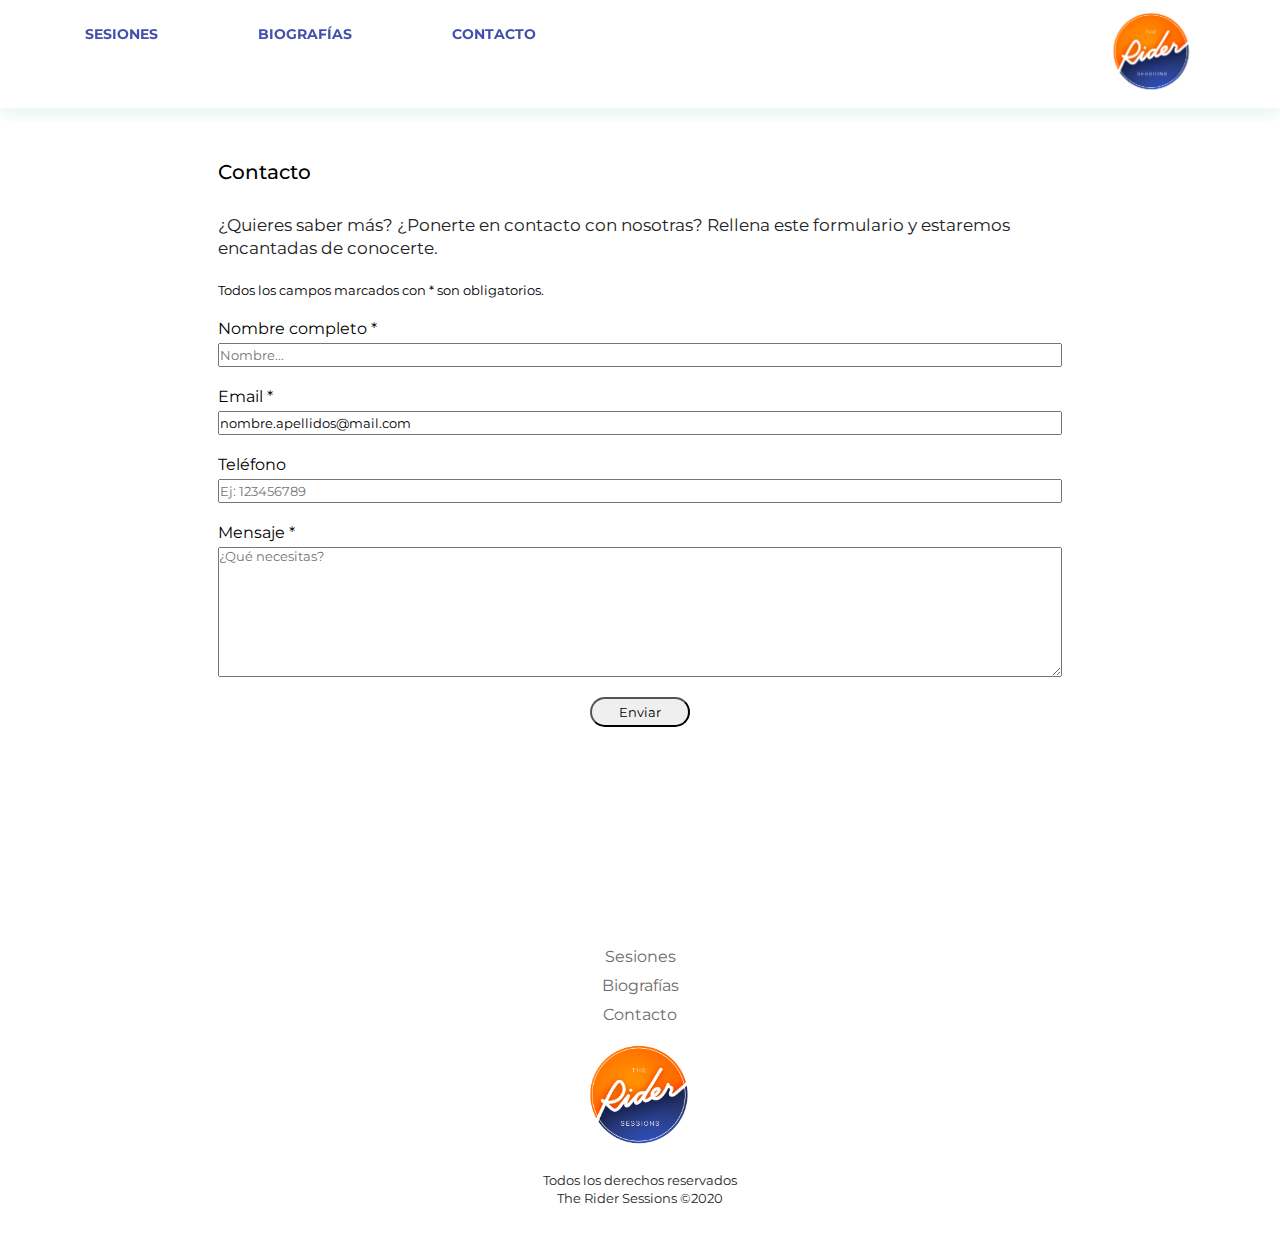
<file: contact.html>
<!DOCTYPE html>
<html lang="es">
    
    <head>
        <meta charset="UTF-8" />
        <meta name="viewport" content="width=device-width, initial-scale=1.0"
        />
        <meta http-equiv="X-UA-Compatible" content="ie=edge" />
        <!-- Aquí van las fuentes -->
        <link href="https://fonts.googleapis.com/css?family=Amiko:400,600,700|Montserrat:300,400,400i,500,500i,600,600i,700,700i,900|Rokkitt:200,300,500,600,700,900|Volkhov&display=swap"
        rel="stylesheet" />
        <!-- Aquí van los estilos -->
        <link rel="stylesheet" href="assets/css/main.css" />
    </head>
    
    <body>
        <header class="header">
            <!-- <section class="header-logo__container">     <a href="index.html" class="link-logo__index">       <img         src="assets/images/logo TRS.png"         alt="The rider sessions logo"         class="logo__the_rider_sessions"       />     </a>   </section> -->
            <nav class="header-nav" id="sidebar">
                <!-- lista del nav -->
                <div class="header-nav__container">
                    <ul class="header-nav-ul">
                        <li class="header-nav-li"> <a class="header-nav-link" id="sessions" href="sessions.html" onclick="ROUTER.load('sessions')">Sesiones</a           >         </li>         <li class="header-nav-li">           <a             class="header-nav-link"             id="biography"             href="biography.html"             onclick="ROUTER.load('biography')"             >Biografías</a           >         </li>         <li class="header-nav-li">           <a             class="header-nav-link"             id="contact"             href="contact.html"             onclick="ROUTER.load('contact')"             >Contacto</a           >         </li>       </ul>     </div>      <!-- menú hamburguesa -->     <div class="toggle-btn">       <span class="hamburger-menu">&#9776;</span>     </div>   </nav>    <!-- logo -->   <a     href="index.html"     id="home"     onclick="ROUTER.load('home')"     class="link-logo__index"   >     <img       src="assets/images/logo TRS.png"       alt="The rider sessions logo"       class="logo__the_rider_sessions"     />   </a> 
        </header>
        <main class="main_form">
            <section class="contact__section">
                <div class="central-container">
                    <aside class="contact__container">
                         <h2 class="contact__title">Contacto</h2> 
                        <div class="contact__text-container">
                            <p class="contact__text">¿Quieres saber más? ¿Ponerte en contacto con nosotras? Rellena este formulario
                                y estaremos encantadas de conocerte.</p> <small class="contact__small">Todos los campos marcados con <span class="form__asterisc">*</span> son obligatorios.</small> 
                        </div>
                    </aside>
                    <section class="contact__form-container">
                        <form action="https://formspree.io/info.ridersessions@gmail.com" method="POST"
                        />
                        <div class="contact__name">
                            <label for="name">Nombre completo <span class="form__asterisc">*</span>

                            </label>
                            <input placeholder="Nombre..." class="contact__input-name" type="text"
                            name="name" id="name" required>
                        </div>
                        <div class="contact__mailtelf">
                            <div class="contact__mailtelf-mail">
                                <label for="email">Email <span class="form__asterisc">*</span> 
                                </label>
                                <input value="nombre.apellidos@mail.com" class="contact___input-mail"
                                type="email" name="email" id="email" required>
                            </div>
                            <div class="contact__mailtelf-telf">
                                <label for="telephone">Teléfono</label>
                                <input placeholder="Ej: 123456789" class="input-telf"
                                type="number" name="telephone" id="telephone">
                            </div>
                        </div>
                        <div class="contact__mensaje">
                            <label for="mensaje">Mensaje <span class="form__asterisc">*</span> 
                            </label>
                            <textarea placeholder="¿Qué necesitas?" class="input-mensaje" type="text"
                            name="mensaje" id="mensaje" rows="8" cols="20" required></textarea>
                        </div>
                        <div class="contact__button-container">
                            <button class="contact__button">Enviar</button>
                        </div>
                        </form>
                    </section>
                </div>
            </section>
        </main>
        <footer class="footer">
            <div class="central-container">
                <div class="footer__container">
                    <div class="footer-links">
                        <nav class="footer-nav">
                            <ul class="footer-nav-ul">
                                <li class="footer-nav-li"> <a class="footer-nav-link" href="sessions.html">Sesiones</a> 
                                </li>
                                <li class="footer-nav-li"> <a class="footer-nav-link" href="biography.html">Biografías</a> 
                                </li>
                                <li class="footer-nav-li"> <a class="footer-nav-link" href="contact.html">Contacto</a> 
                                </li>
                            </ul>
                        </nav>
                        <div class="footer-logo__container"> <a href="index.html" class="link-logo__index">             <img               src="assets/images/logo TRS.png"               alt="The rider sessions logo"               class="logo__the_rider_sessions"             />           </a> 
                        </div>
                        <p class="footer-copy">Todos los derechos reservados
                            <br />The Rider Sessions &copy;2020</p>
                    </div>
                </div>
            </div>
        </footer>
        <script type="text/javascript" src="assets/js/main.js"></script>
    </body>

</html>
</file>
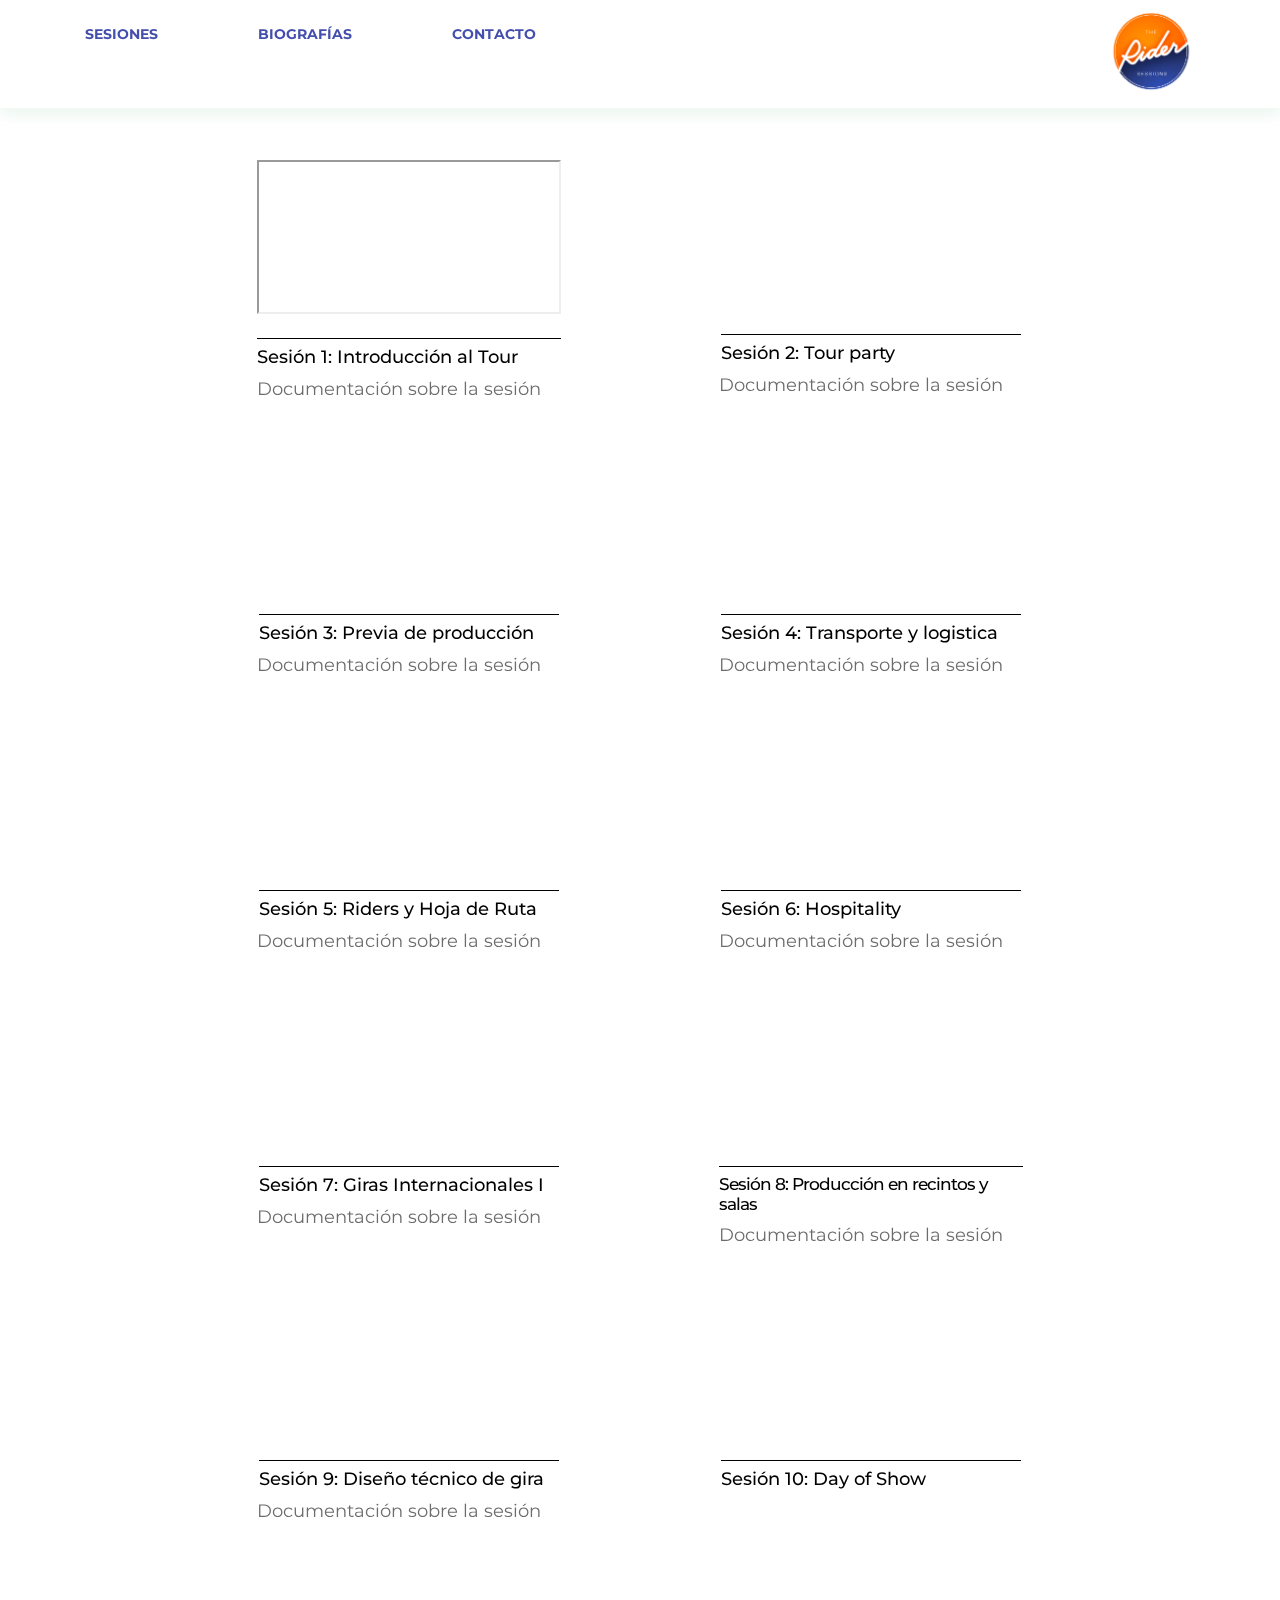
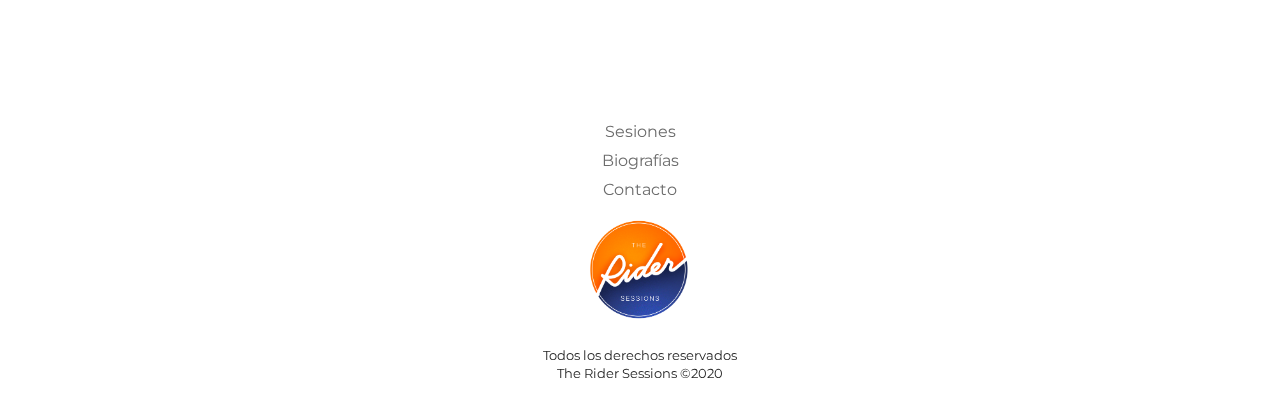
<file: sessions.html>
<!DOCTYPE html>
<html lang="es">
    
    <head>
        <meta charset="UTF-8" />
        <meta name="viewport" content="width=device-width, initial-scale=1.0"
        />
        <meta http-equiv="X-UA-Compatible" content="ie=edge" />
        <!-- Aquí van las fuentes -->
        <link href="https://fonts.googleapis.com/css?family=Amiko:400,600,700|Montserrat:300,400,400i,500,500i,600,600i,700,700i,900|Rokkitt:200,300,500,600,700,900|Volkhov&display=swap"
        rel="stylesheet" />
        <!-- Aquí van los estilos -->
        <link rel="stylesheet" href="assets/css/main.css" />
    </head>
    
    <body>
        <header class="header">
            <!-- <section class="header-logo__container">     <a href="index.html" class="link-logo__index">       <img         src="assets/images/logo TRS.png"         alt="The rider sessions logo"         class="logo__the_rider_sessions"       />     </a>   </section> -->
            <nav class="header-nav" id="sidebar">
                <!-- lista del nav -->
                <div class="header-nav__container">
                    <ul class="header-nav-ul">
                        <li class="header-nav-li"> <a class="header-nav-link" id="sessions" href="sessions.html" onclick="ROUTER.load('sessions')">Sesiones</a           >         </li>         <li class="header-nav-li">           <a             class="header-nav-link"             id="biography"             href="biography.html"             onclick="ROUTER.load('biography')"             >Biografías</a           >         </li>         <li class="header-nav-li">           <a             class="header-nav-link"             id="contact"             href="contact.html"             onclick="ROUTER.load('contact')"             >Contacto</a           >         </li>       </ul>     </div>      <!-- menú hamburguesa -->     <div class="toggle-btn">       <span class="hamburger-menu">&#9776;</span>     </div>   </nav>    <!-- logo -->   <a     href="index.html"     id="home"     onclick="ROUTER.load('home')"     class="link-logo__index"   >     <img       src="assets/images/logo TRS.png"       alt="The rider sessions logo"       class="logo__the_rider_sessions"     />   </a> 
        </header>
        <main class="main__sessions">
            <section class="videos__section">
                <div class="central-container">
                    <ul class="videos__container">
                        <!-- Session 1 -->
                        <li class="videos__session session1">
                            <div class="video_spot">
                                <iframe src="https://www.youtube.com/embed/itt0geMd3TI" allow=" encrypted-media; gyroscope; picture-in-picture"
                                allowfullscreen></iframe>
                            </div>
                             <h2 class="video__title">Sesión 1: Introducción al Tour</h2> 
                            <!-- <p class="about__text"> --> <a class="link__video-documentation" href="https://www.dropbox.com/sh/g2rv9iz1gd0gajs/AACY5KQjKDymHM_gT5pCHczKa?dl=0"
                            target="_blank">Documentación sobre la sesión</a         >       </li>       <!-- Session 2 -->       <li class="videos__session session2">         <div class="video_spot">           <iframe             src="https://www.youtube.com/embed/lsNafSpw7i0"             frameborder="0"             allow=" encrypted-media; gyroscope; picture-in-picture"             allowfullscreen           ></iframe>         </div>         <h2 class="video__title">Sesión 2: Tour party</h2>         <!-- <p class="about__text"> -->         <a class="link__video-documentation"           href="https://www.dropbox.com/sh/qctakyttmaw82ms/AAA7FUVt60KlZ659xHB2Dd3Va?dl=0"           target="_blank"           >Documentación sobre la sesión</a         >       </li>       <!-- Session 3 -->       <li class="videos__session session3">         <div class="video_spot">           <iframe             src="https://www.youtube.com/embed/sOWrrY0PiT4"             frameborder="0"             allow=" encrypted-media; gyroscope; picture-in-picture"             allowfullscreen           ></iframe>         </div>         <h2 class="video__title">Sesión 3: Previa de producción</h2>         <!-- <p class="about__text"> -->         <a class="link__video-documentation"           href="https://www.dropbox.com/sh/tislfuxo352460u/AAAkLTySk1R6eNSZl2bMozHMa?dl=0"           target="_blank"           >Documentación sobre la sesión</a         >       </li>       <!-- Session 4 -->       <li class="videos__session session4">         <div class="video_spot">           <iframe             src="https://www.youtube.com/embed/NOzob8Fggbo"             frameborder="0"             allow=" encrypted-media; gyroscope; picture-in-picture"             allowfullscreen           ></iframe>         </div>         <h2 class="video__title">Sesión 4: Transporte y logistica</h2>         <!-- <p class="about__text"> -->         <a class="link__video-documentation"         href="https://www.dropbox.com/sh/whwsgu8k4wdskol/AADQwd62TAEHp4GLw-zMjcGKa?dl=0"         target="_blank"           >Documentación sobre la sesión</a         >       </li>       <!-- Session 5 -->       <li class="videos__session session5">         <div class="video_spot">           <iframe             src="https://www.youtube.com/embed/hstmUnh7kb4"             frameborder="0"             allow=" encrypted-media; gyroscope; picture-in-picture"             allowfullscreen           ></iframe>         </div>         <h2 class="video__title">Sesión 5: Riders y Hoja de Ruta</h2>         <!-- <p class="about__text"> -->         <a class="link__video-documentation"         href="https://www.dropbox.com/sh/mppmf2h3w6h5xl1/AAB8SlX3Ksw2NL1kNK7TbRSga?dl=0"         target="_blank"           >Documentación sobre la sesión</a         >       </li>       <!-- Session 6 -->       <li class="videos__session session6">         <div class="video_spot">           <iframe             src="https://www.youtube.com/embed/hstmUnh7kb4"             frameborder="0"             allow=" encrypted-media; gyroscope; picture-in-picture"             allowfullscreen           ></iframe>         </div>         <h2 class="video__title">Sesión 6: Hospitality</h2>         <!-- <p class="about__text"> -->         <a class="link__video-documentation"         href="https://www.dropbox.com/sh/troif5fqjukl4cf/AADSVh-U3G-qZsZ85wl4CC2Za?dl=0"         target="_blank"           >Documentación sobre la sesión</a         >       </li>        <!-- Session 7 -->       <li class="videos__session session7">         <div class="video_spot">           <iframe             src="https://www.youtube.com/embed/yzAHqdVcWEg"             frameborder="0"             allow=" encrypted-media; gyroscope; picture-in-picture"             allowfullscreen           ></iframe>         </div>         <h2 class="video__title">Sesión 7: Giras Internacionales I</h2>         <!-- <p class="about__text"> -->         <a class="link__video-documentation"         href="https://www.dropbox.com/sh/y4gfa92rwze8rnf/AACEVrwIULXsW77wsH8x8dhra?dl=0"         target="_blank"           >Documentación sobre la sesión</a         >       </li>        <!-- Session 8 -->       <li class="videos__session session8">         <div class="video_spot">           <iframe             src="https://www.youtube.com/embed/LI-1bpmh1bA"             frameborder="0"             allow=" encrypted-media; gyroscope; picture-in-picture"             allowfullscreen           ></iframe>         </div>         <h2 class="video__title">Sesión 8: Producción en recintos y salas</h2>         <!-- <p class="about__text"> -->         <a class="link__video-documentation"         href="https://www.dropbox.com/sh/258ga0hdgf5dlp1/AACzO01L4PWAjVwVPl5wyec5a?dl=0"         target="_blank"           >Documentación sobre la sesión</a         >       </li>        <!-- Session 9 -->       <li class="videos__session session9">         <div class="video_spot">           <iframe             src="https://www.youtube.com/embed/TIu5o_s7Mp4"             frameborder="0"             allow=" encrypted-media; gyroscope; picture-in-picture"             allowfullscreen           ></iframe>         </div>         <h2 class="video__title">Sesión 9: Diseño técnico de gira</h2>         <!-- <p class="about__text"> -->         <a class="link__video-documentation"         href="https://www.dropbox.com/sh/kx3su2tm5661tjt/AAAaovPCujD_OYBghAQptygea?dl=0"         target="_blank"           >Documentación sobre la sesión</a         >       </li>        <!-- Session 10 -->       <li class="videos__session session10">         <div class="video_spot">           <iframe             src="https://www.youtube.com/embed/j_dwQKforUI"             frameborder="0"             allow=" encrypted-media; gyroscope; picture-in-picture"             allowfullscreen           ></iframe>         </div>         <h2 class="video__title">Sesión 10: Day of Show</h2>         <!-- <p class="about__text"> -->         <!-- <a class="link__video-documentation" href="#"           >Documentación sobre la sesión</a         > -->       </li>     </ul>   </div> </section> 
     </main>      
<footer class="footer">
    <div class="central-container">
        <div class="footer__container">
            <div class="footer-links">
                <nav class="footer-nav">
                    <ul class="footer-nav-ul">
                        <li class="footer-nav-li"> <a class="footer-nav-link" href="sessions.html">Sesiones</a> 
                        </li>
                        <li class="footer-nav-li"> <a class="footer-nav-link" href="biography.html">Biografías</a> 
                        </li>
                        <li class="footer-nav-li"> <a class="footer-nav-link" href="contact.html">Contacto</a> 
                        </li>
                    </ul>
                    </nav>
                    <div class="footer-logo__container"> <a href="index.html" class="link-logo__index">             <img               src="assets/images/logo TRS.png"               alt="The rider sessions logo"               class="logo__the_rider_sessions"             />           </a> 
                    </div>
                    <p class="footer-copy">Todos los derechos reservados
                        <br />The Rider Sessions &copy;2020</p>
                </div>
                </div>
                </div>
                </footer>
                <script type="text/javascript" src="assets/js/main.js"></script>
    </body>

</html>
</file>
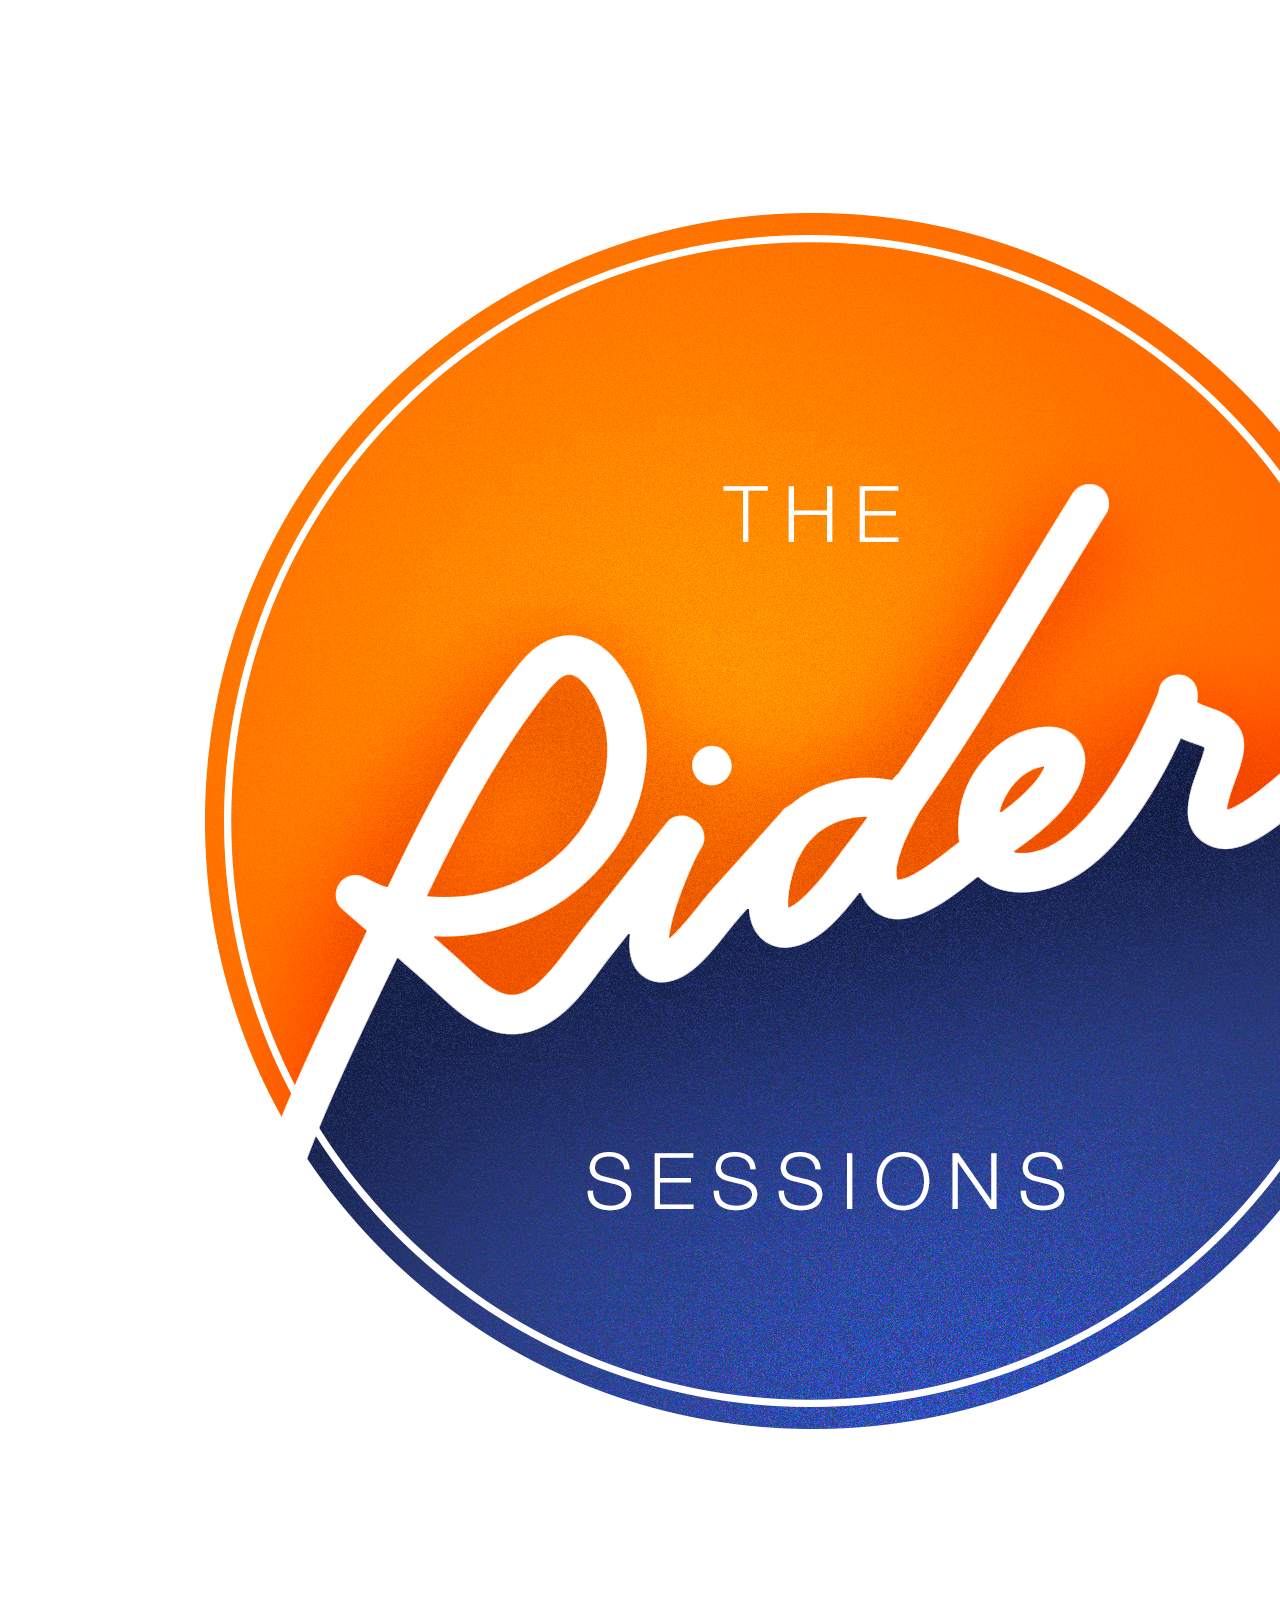
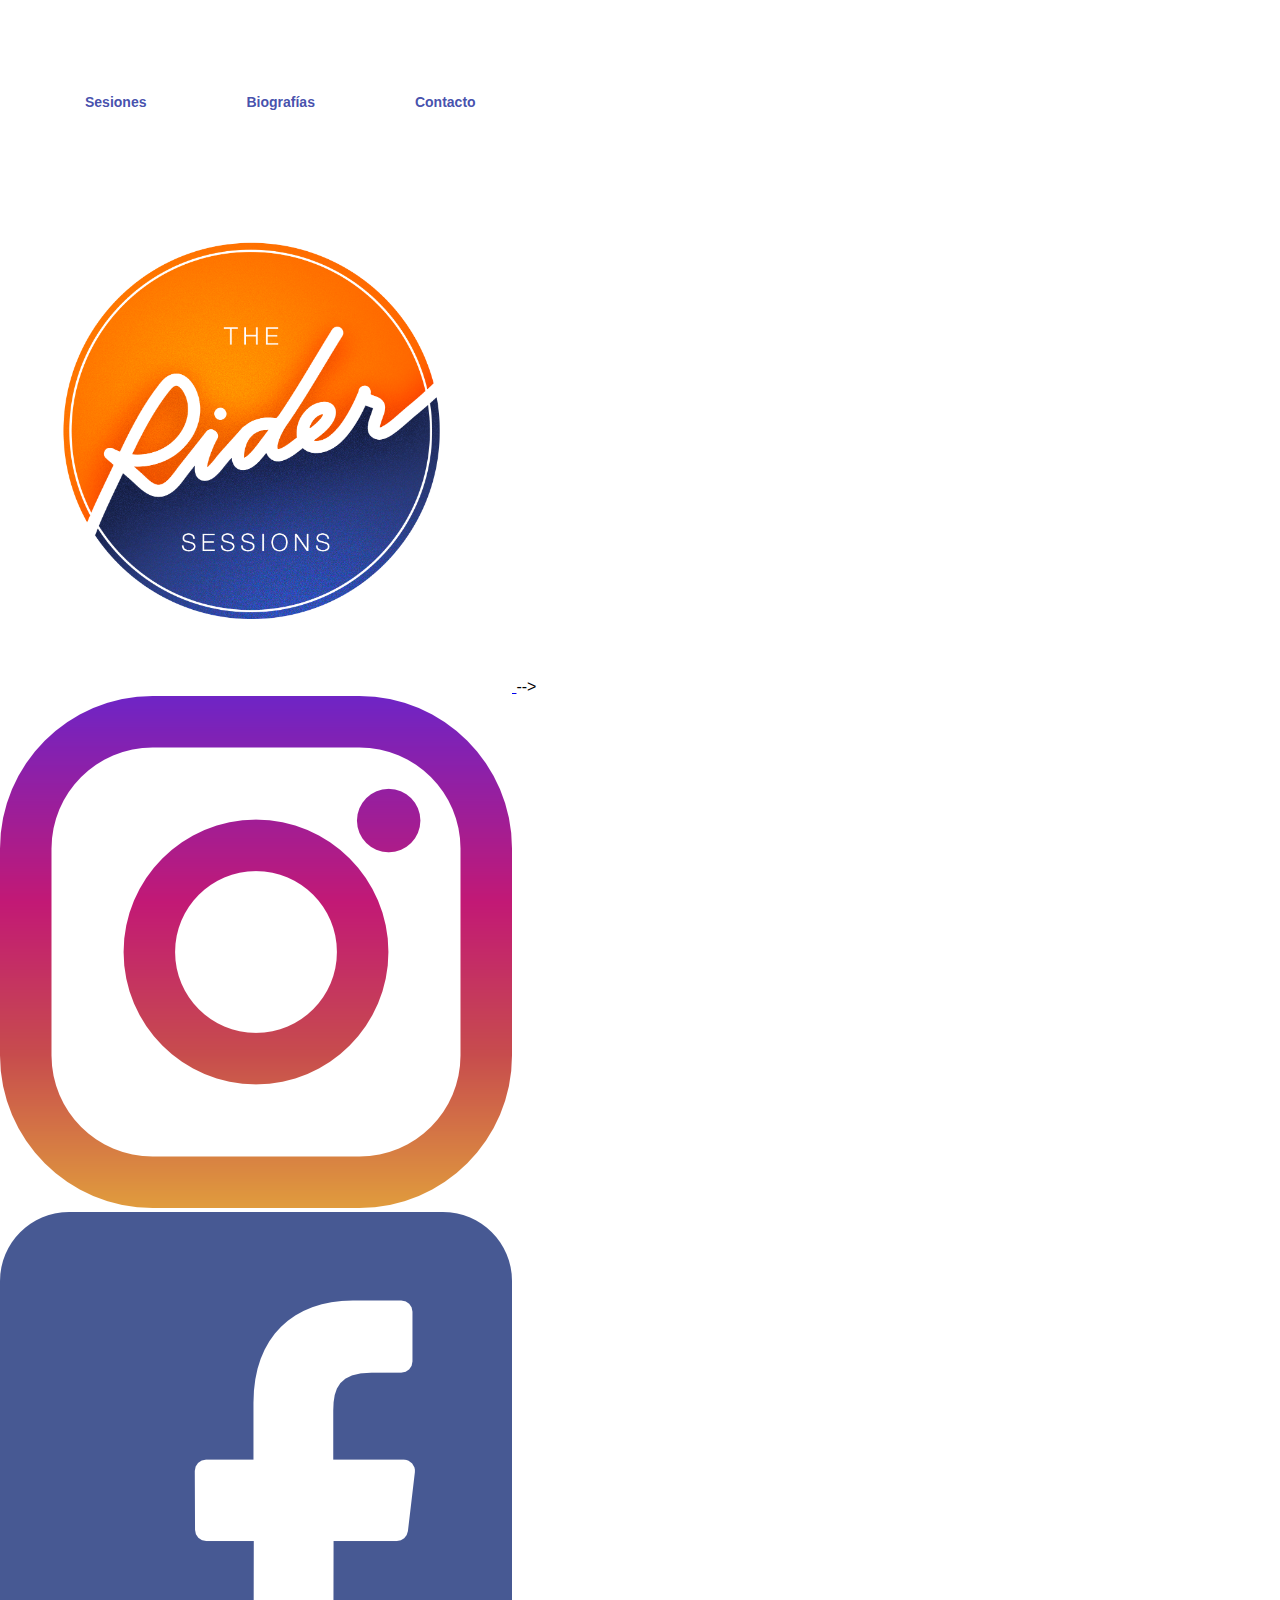
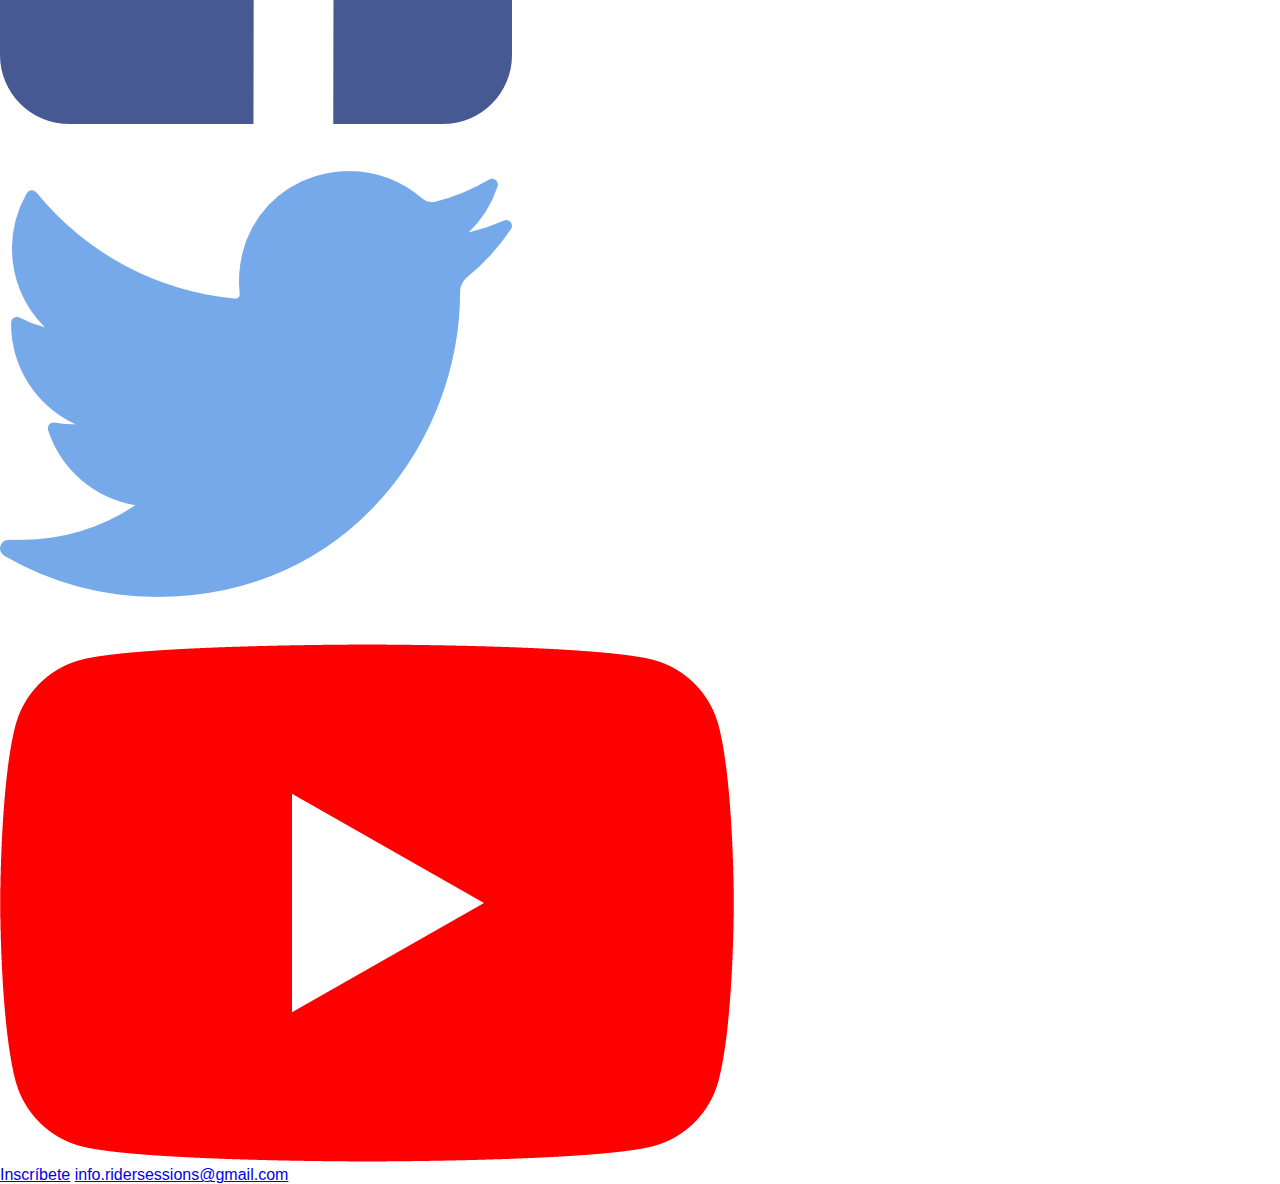
<file: underconstruction.html>
<!DOCTYPE html>
<html lang="es">
    
    <head>
        <meta charset="UTF-8" />
        <meta name="viewport" content="width=device-width, initial-scale=1" />
        <link href="https://fonts.googleapis.com/css2?family=Roboto+Mono:wght@500&display=swap"
        rel="stylesheet" />
        <link rel="stylesheet" href="./assets/css/main.css" />
    </head>
    
    <body>
        <section class="page_container">
            <div class="image_container">
                <img class="image_logo" src="./assets/images/logo TRS.png" alt="the_rider_session-logo"
                />
            </div>
            <!-- <header class="header">
    <!-- <section class="header-logo__container">     <a href="index.html" class="link-logo__index">       <img         src="assets/images/logo TRS.png"         alt="The rider sessions logo"         class="logo__the_rider_sessions"       />     </a>   </section> -->
            <nav class="header-nav" id="sidebar">
                <!-- lista del nav -->
                <div class="header-nav__container">
                    <ul class="header-nav-ul">
                        <li class="header-nav-li"> <a class="header-nav-link" id="sessions" href="sessions.html" onclick="ROUTER.load('sessions')">Sesiones</a           >         </li>         <li class="header-nav-li">           <a             class="header-nav-link"             id="biography"             href="biography.html"             onclick="ROUTER.load('biography')"             >Biografías</a           >         </li>         <li class="header-nav-li">           <a             class="header-nav-link"             id="contact"             href="contact.html"             onclick="ROUTER.load('contact')"             >Contacto</a           >         </li>       </ul>     </div>      <!-- menú hamburguesa -->     <div class="toggle-btn">       <span class="hamburger-menu">&#9776;</span>     </div>   </nav>    <!-- logo -->   <a     href="index.html"     id="home"     onclick="ROUTER.load('home')"     class="link-logo__index"   >     <img       src="assets/images/logo TRS.png"       alt="The rider sessions logo"       class="logo__the_rider_sessions"     />   </a> 
                            </header>-->
                            <ul class="section_rrss">
                                <li class="rss__container"> <a href="https://www.instagram.com/ridersessions/?igshid=chcjd7i9topp">             <img               class="rrss__instagram"               src="./assets/images/instagram.png"               alt="instagram_logo"             />           </a> 
                                </li>
                                <li class="rss__container"> <a href="https://www.facebook.com/TheRiderSessions">             <img               class="rrss__facebook"               src="./assets/images/facebook.png"               alt="facebook_logo"             />           </a> 
                                </li>
                                <li class="rss__container"> <a href="https://twitter.com/SessionsRider">             <img               class="rrss__twitter"               src="./assets/images/gorjeo.png"               alt="twitter_logo"             />           </a> 
                                </li>
                                <li class="rss__container"> <a href="https://www.youtube.com/channel/UCcsG_cpap1y4VsrjRwYh8RA">             <img               class="rrss__mail"               src="./assets/images/youtube.png"               alt="email_logo"             />           </a> 
                                </li>
                            </ul> <a class="form__link" href="https://docs.google.com/forms/d/e/1FAIpQLSd1RU7oE1wKOu9oiAGBLbhpf-1AAPh0PpPn5B0iaT0nOV1ocQ/viewform">Inscríbete</a       >       <a class="mail__link" href="mailto:info.ridersessions@gmail.com"         >info.ridersessions@gmail.com</a       >     </section>   </body> </html>
</file>
<file: assets/css/main.css>
.biography__collaborators-section {
  margin-top: 20px;
}

.biography__collaborators_main-title {
  border-bottom: 1px solid #303ba3;
  margin: 20px auto 10px;
  padding-bottom: 7px;
  font-weight: 600;
  font-size: 18px;
  color: #303ba3;
}

.biography__collaborators-container {
  padding: 30px;
}

.biography__collaborators-list {
  list-style: none;
  margin: 0;
  padding: 0;
}

.biography__collaborators {
  padding: 10px;
  margin: 30px 0;
}

.biography__collaborators-image-container {
  border-radius: 20px;
  background-color: white;
  width: 150px;
  height: 150px;
  margin: 20px auto 30px;
  overflow: hidden;
}

.collaborator_img {
  width: 100%;
}

.collaborator3 .collaborator_img {
  width: 192%;
  margin: -4px -29%;
}

.collaborator4 .collaborator_img {
  width: 152%;
  margin: -4px -40%;
}

.collaborator5 .collaborator_img {
  width: 100%;
  margin: -48px 0;
}

.collaborator7 .collaborator_img {
  width: 164%;
  margin: -18px -30%;
}

.collaborator7 .iconos {
  margin-left: 0px;
}

.collaborator8 .collaborator_img {
  width: 132%;
  margin: -2px -32%;
}

.collaborator10 .collaborator_img {
  width: 96%;
  margin: -26px 3%;
}

.collaborator11 .collaborator_img {
  margin: -29px 0%;
}

.collaborator11 .biography__collaborators-title {
  margin: 20px auto 20px;
}

.collaborator12 .collaborator_img {
  width: 121%;
  margin: -49px -14%;
}

.collaborator12 .iconos {
  margin-left: 0px;
}

.collaborator13 .collaborator_img {
  width: 140%;
  margin: -28px -40%;
}

.collaborator13 .iconos {
  margin-left: 0px;
}

.biography__collaborators-text-container {
  text-align: center;
  padding: 0 50px;
}

.biography__collaborators-title {
  border-bottom: 1px solid black;
  margin: 20px auto 10px;
  padding-bottom: 7px;
  font-weight: 500;
  font-size: 22px;
  max-width: 200px;
}

.biography__collaborators-text {
  padding-top: 15px;
  font-weight: 400;
  line-height: 21px;
  font-size: 15px;
  color: #212121;
}

.biography__collaborators-social-networks-list {
  margin: 25px 20px 20px;
  padding: 0;
  list-style: none;
  display: -webkit-box;
  display: -ms-flexbox;
  display: flex;
  -webkit-box-pack: center;
  -ms-flex-pack: center;
  justify-content: center;
  -webkit-box-align: center;
  -ms-flex-align: center;
  align-items: center;
}

.biography__organizers-container {
  padding: 30px;
}

.biography__organizers-list {
  list-style: none;
  margin: 0;
  padding: 0;
}

.cristina_organizer .biography__organizers-social-networks-list {
  grid-column: 5/6;
  display: -webkit-box;
  display: -ms-flexbox;
  display: flex;
  -webkit-transform: translateY(-5px);
  transform: translateY(-5px);
  padding: 13px 13px 10px;
}

.cristina_organizer .biography__organizers-image-container {
  grid-column: 6/7;
  grid-row: 1/2;
}

.biography__organizers {
  padding: 10px;
  margin: 30px 0;
}

.biography__organizers-image-container {
  border-radius: 100%;
  width: 150px;
  height: 150px;
  margin: 20px auto 30px;
  overflow: hidden;
}

.organizer_img {
  width: 100%;
}

.adrian_organizer .organizer_img {
  width: 157%;
  margin: -19px -24%;
}

.cristina_organizer .organizer_img {
  width: 184%;
  margin: -5px -47%;
}

.biography__organizers-text-container {
  text-align: center;
  padding: 0 50px;
}

.biography__organizers-title {
  border-bottom: 1px solid black;
  margin: 20px auto 10px;
  padding-bottom: 7px;
  font-weight: 500;
  font-size: 18px;
}

.biography__organizers-text {
  padding-top: 15px;
  font-weight: 400;
  line-height: 21px;
  font-size: 15px;
  color: #212121;
}

.biography__organizers-social-networks-list {
  margin: 25px 20px 20px;
  padding: 0;
  list-style: none;
  display: -webkit-box;
  display: -ms-flexbox;
  display: flex;
  -webkit-box-pack: center;
  -ms-flex-pack: center;
  justify-content: center;
  -webkit-box-align: center;
  -ms-flex-align: center;
  align-items: center;
}

.iconos {
  font-family: "Font Awesome 5 Brands";
  font-size: 20px;
  color: #303ba3;
  padding: 8px;
  margin-left: 20px;
}

.iconos:hover {
  color: orange;
  background-color: #303ba3;
  border-radius: 100%;
}

.linkedin {
  margin-left: 0;
}

.linkedin:hover {
  padding: 8px 9.2px;
}

.videos__section {
  margin: 0;
  padding: 20px 0 40px;
}

.videos__container {
  -webkit-box-sizing: border-box;
  box-sizing: border-box;
  padding: 0;
  list-style: none;
}

.videos__session {
  margin: 40px auto 0;
  padding: 0;
  text-align: center;
}

.video__title {
  border-top: 1px solid black;
  margin: 20px auto 10px;
  padding-top: 7px;
  font-weight: 500;
  font-size: 15px;
  max-width: 304px;
  text-align: left;
}

.link__video-documentation {
  text-decoration: none;
  color: #6c6c6c;
  text-align: left;
  margin-left: -69px;
  font-size: 15px;
}

.header {
  position: fixed;
  width: 100vw;
  z-index: 300;
  text-align: center;
  text-transform: uppercase;
  font-weight: 500;
  display: -webkit-box;
  display: -ms-flexbox;
  display: flex;
  -webkit-box-orient: horizontal;
  -webkit-box-direction: normal;
  -ms-flex-direction: row;
  flex-direction: row;
  -webkit-box-align: center;
  -ms-flex-align: center;
  align-items: center;
  -webkit-box-pack: left;
  -ms-flex-pack: left;
  justify-content: left;
  -webkit-box-shadow: 0 7px 15px 0 #008c4c15;
  box-shadow: 0 7px 15px 0 #008c4c15;
  background-color: #ffffff;
}

.header-nav {
  z-index: 300;
  position: fixed;
  right: -170px;
  top: 0;
  width: 170px;
  height: 50vh;
  background-color: rgba(48, 59, 163, 0.9);
  -webkit-transition: all 500ms linear;
  transition: all 500ms linear;
  color: white;
}

.header-nav.active {
  right: 0;
}

.link-logo__index {
  margin-left: -5px;
  padding-top: 40px;
  width: 30%;
}

.logo__the_rider_sessions {
  width: 45%;
  cursor: pointer;
}

.toggle-btn {
  position: absolute;
  top: 10px;
  right: 190px;
  cursor: pointer;
  color: #303ba3;
  border: 2px solid rgba(48, 59, 163, 0.9);
  border-radius: 100%;
}

.hamburger-menu {
  display: block;
  width: 15px;
  text-align: center;
  font-size: 17px;
  padding: 2px 6px 3px;
}

.hamburger-menu:hover {
  color: orange;
}

.header-nav-ul {
  font-size: 12px;
}

.header-nav-li {
  list-style: none;
  color: orange;
  text-align: center;
  padding: 69px 10px;
}

.header-nav-li:last-child {
  margin-right: 0;
  border-right: none;
}

.header-nav-link {
  text-decoration: none;
  color: white;
  font-weight: 500;
  padding: 0 20px;
}

.hero_section {
  margin: 0;
  padding: 0;
}

.hero__container {
  -webkit-box-sizing: border-box;
  box-sizing: border-box;
  width: 100%;
  padding: 10px 20px 20px;
}

.hero__title {
  font-family: "Volkhov", serif;
  color: #303ba3;
  font-size: 28px;
  line-height: 38px;
  max-width: 188px;
  margin: 0 auto;
  text-align: center;
}

.about__section {
  margin: 20px 0;
  padding: 0 40px;
}

.about__section .central-container {
  border-top: 2px solid black;
}

.about__container {
  padding: 0 0 10px;
}

.about__title {
  margin: 20px 0 30px;
  font-weight: 500;
  font-size: 16px;
}

.about__text {
  font-weight: 400;
  line-height: 22px;
  font-size: 13px;
  text-align: left;
  color: #212121;
}

.counter__section {
  margin: 0px 0;
  padding: 0;
  text-align: center;
  background-color: rgba(0, 0, 0, 0.308);
  height: 1px;
  color: white;
}

.counter__text {
  padding: 18px 0;
}

.footer {
  margin: 20px 0 20px;
  padding: 0 40px;
  text-align: center;
}

.footer__container {
  padding: 10px 20px;
}

.footer-nav-ul {
  list-style: none;
  font-size: 12px;
}

.footer-nav-li {
  margin-bottom: 6px;
}

.footer-nav-link {
  text-decoration: none;
  color: #6c6c6c;
}

.footer-logo__container {
  width: 100%;
  height: 100%;
  margin: 0 auto;
  padding: 5px 0;
}

.footer .logo__the_rider_sessions {
  width: 40%;
  text-align: center;
}

.footer-copy {
  font-size: 10px;
  line-height: 15px;
  color: #252525;
}

* {
 /* box-sizing: border-box; */
  margin: 0;
  padding: 0;
  font-family: "Montserrat", sans-serif;
}

.central-container {
  margin: 0 15px;
}

.main,.main__biography,.main_form,.main__sessions {
  margin-top: -40px;
  padding: 130px 0;
}

.main__biography {
  padding-top: 70px;
}

.main__sessions {
  padding-top: 100px;
}

.main_form {
  padding-top: 140px;
}

.contact__container {
  padding: 0 40px;
}

.contact__title {
  margin: 20px 0 30px;
  font-weight: 500;
  font-size: 20px;
}

.contact__text {
  font-weight: 400;
  line-height: 23px;
  font-size: 17px;
  text-align: left;
  color: #212121;
  margin: 20px 0;
}

.contact__form-container {
  margin: 20px auto;
  padding: 0px 40px 20px;
}

.contact__name,.contact__mailtelf-mail,.contact__mailtelf-telf,.contact__mensaje,.contact__button-container {
  margin-bottom: 20px;
  display: -webkit-box;
  display: -ms-flexbox;
  display: flex;
  -webkit-box-orient: vertical;
  -webkit-box-direction: normal;
  -ms-flex-direction: column;
  flex-direction: column;
}

label {
  padding-bottom: 5px;
}

input {
  height: 20px;
}

.contact__button {
  width: 100px;
  height: 30px;
  border-radius: 20px;
  margin: 0 auto;
}

@media all and (min-width: 380px) {
  .toggle-btn {
    top: 17px;
    right: 210px;
  }
}

@media all and (min-width: 480px) {
  .hero__title {
    font-size: 37px;
    line-height: 48px;
    max-width: 300px;
  }
}

@media all and (min-width: 500px) {
  .header {
    -webkit-box-pack: center;
    -ms-flex-pack: center;
    justify-content: center;
  }
}

@media all and (min-width: 600px) {
  .logo__the_rider_sessions {
    width: 30%;
  }

  .link-logo__index {
    margin-left: -40px;
    padding-top: 0px;
  }
}

@media all and (min-width: 767px) {
  .biography__collaborators_main-title {
    font-size: 20px;
  }

  .biography__collaborators-list {
    display: grid;
    grid-template-columns: repeat(2, 1fr);
    grid-template-rows: repeat(auto, 1fr);
  }

  .biography__collaborators-section {
    margin-top: 80px;
  }

  .biography__organizers-container {
    padding: 0px;
    margin: 0;
  }

  .biography__organizers {
    display: grid;
    grid-template-columns: repeat(6, 1fr);
    grid-template-rows: 1fr;
  }

  .ade_organizer .biography__organizers-image-container,.adrian_organizer .biography__organizers-image-container {
    margin: 50px 20px 0;
  }

  .ade_organizer .organizer_img,.adrian_organizer .organizer_img {
    grid-column: 1/3;
  }

  .ade_organizer .biography__organizers-text-container,.adrian_organizer .biography__organizers-text-container {
    grid-column: 2/7;
    padding: 0 22px 0 18px;
    text-align: justify;
  }

  .ade_organizer .biography__organizers-social-networks-list,.adrian_organizer .biography__organizers-social-networks-list {
    grid-column: 2/7;
    display: -webkit-box;
    display: -ms-flexbox;
    display: flex;
    -webkit-box-pack: start;
    -ms-flex-pack: start;
    justify-content: flex-start;
    margin: 0;
    padding: 13px 13px 10px;
  }

  .ade_organizer .iconos,.adrian_organizer .iconos {
    padding: 8px;
  }

  .mar_organizer .biography__organizers-image-container,.cristina_organizer .biography__organizers-image-container {
    grid-column: 6/7;
    grid-row: 1/2;
    margin: 50px 20px 0;
  }

  .mar_organizer .organizer_img,.cristina_organizer .organizer_img {
    grid-column: 5/7;
    grid-row: 1/3;
  }

  .mar_organizer .biography__organizers-text-container,.cristina_organizer .biography__organizers-text-container {
    padding: 0 18px 0 22px;
    margin: 0;
    grid-column: 1/6;
    grid-row: 1/2;
    text-align: right;
  }

  .mar_organizer .biography__organizers-text,.cristina_organizer .biography__organizers-text {
    text-align: justify;
  }

  .mar_organizer .biography__organizers-social-networks-list,.cristina_organizer .biography__organizers-social-networks-list {
    grid-column: 5/6;
    display: -webkit-box;
    display: -ms-flexbox;
    display: flex;
    -webkit-box-pack: end;
    -ms-flex-pack: end;
    justify-content: flex-end;
    margin: 0;
    padding: 13px 13px 10px;
  }

  .mar_organizer .iconos,.cristina_organizer .iconos {
    padding: 8px;
  }

  .biography__organizers-title {
    font-size: 20px;
  }

  .videos__container {
    display: grid;
    grid-template-columns: repeat(2, 1fr);
    grid-template-rows: repeat(auto, 1fr);
  }

  .video__title {
    font-size: 18px;
  }

  .session8 .video__title {
    font-size: 17px;
    letter-spacing: -1px;
  }

  .link__video-documentation {
    font-size: 18px;
    margin-left: -20px;
  }

  .header {
    width: 100vw;
  }

  .header-nav {
    position: static;
    width: 80vw;
    height: 12vh;
    background-color: rgba(48, 59, 163, 0);
    -webkit-transition: none;
    transition: none;
  }

  .link-logo__index {
    margin-left: 0px;
  }

  .logo__the_rider_sessions {
    width: 40%;
  }

  .toggle-btn,.hamburger-menu {
    display: none;
  }

  .header-nav__container {
    padding: 0 85px;
    width: 100vw;
    margin: 0 auto;
    -webkit-box-orient: horizontal;
    -webkit-box-direction: normal;
    -ms-flex-direction: row;
    flex-direction: row;
    -webkit-box-align: center;
    -ms-flex-align: center;
    align-items: center;
  }

  .header-nav-ul {
    -webkit-transition: -webkit-transform ease 0.8s;
    transition: -webkit-transform ease 0.8s;
    transition: transform ease 0.8s;
    transition: transform ease 0.8s, -webkit-transform ease 0.8s;
    margin: 0 auto;
    padding: 0;
    display: -webkit-box;
    display: -ms-flexbox;
    display: flex;
    -webkit-box-align: center;
    -ms-flex-align: center;
    align-items: center;
    font-size: 14px;
  }

  .header-nav-li {
    margin-bottom: 31px;
    padding: 25px 0 25px;
  }

  .header-nav-link {
    padding: 0 50px;
    color: rgba(48, 59, 163, 0.9);
    font-weight: 700;
  }

  .header-nav-li:first-child .header-nav-link {
    padding-left: 0;
  }

  .header-nav-li:last-child .header-nav-link {
    padding-right: 0;
  }

  .hero__title {
    font-size: 51px;
    line-height: 70px;
    max-width: 600px;
  }

  .about__title {
    font-size: 20px;
  }

  .about__text {
    line-height: 26px;
    font-size: 17px;
  }

  .footer-nav-ul {
    font-size: 16px;
  }

  .footer-nav-li {
    margin-bottom: 10px;
  }

  .footer-nav-li:last-child {
    margin-bottom: 0;
  }

  .footer .logo__the_rider_sessions {
    width: 15%;
    text-align: center;
  }

  .footer-copy {
    font-size: 13px;
    line-height: 18px;
  }
}

@media all and (min-width: 768px) {
  .central-container {
    margin: 0 45px;
  }

  .main,.main__biography,.main_form,.main__sessions {
    margin-top: 0px;
  }

  .main__biography {
    padding-top: 100px;
  }
}

@media all and (min-width: 1200px) {
  .central-container {
    margin: 0 auto;
    width: 924px;
  }
}

/*# sourceMappingURL=main.css.map */
</file>
